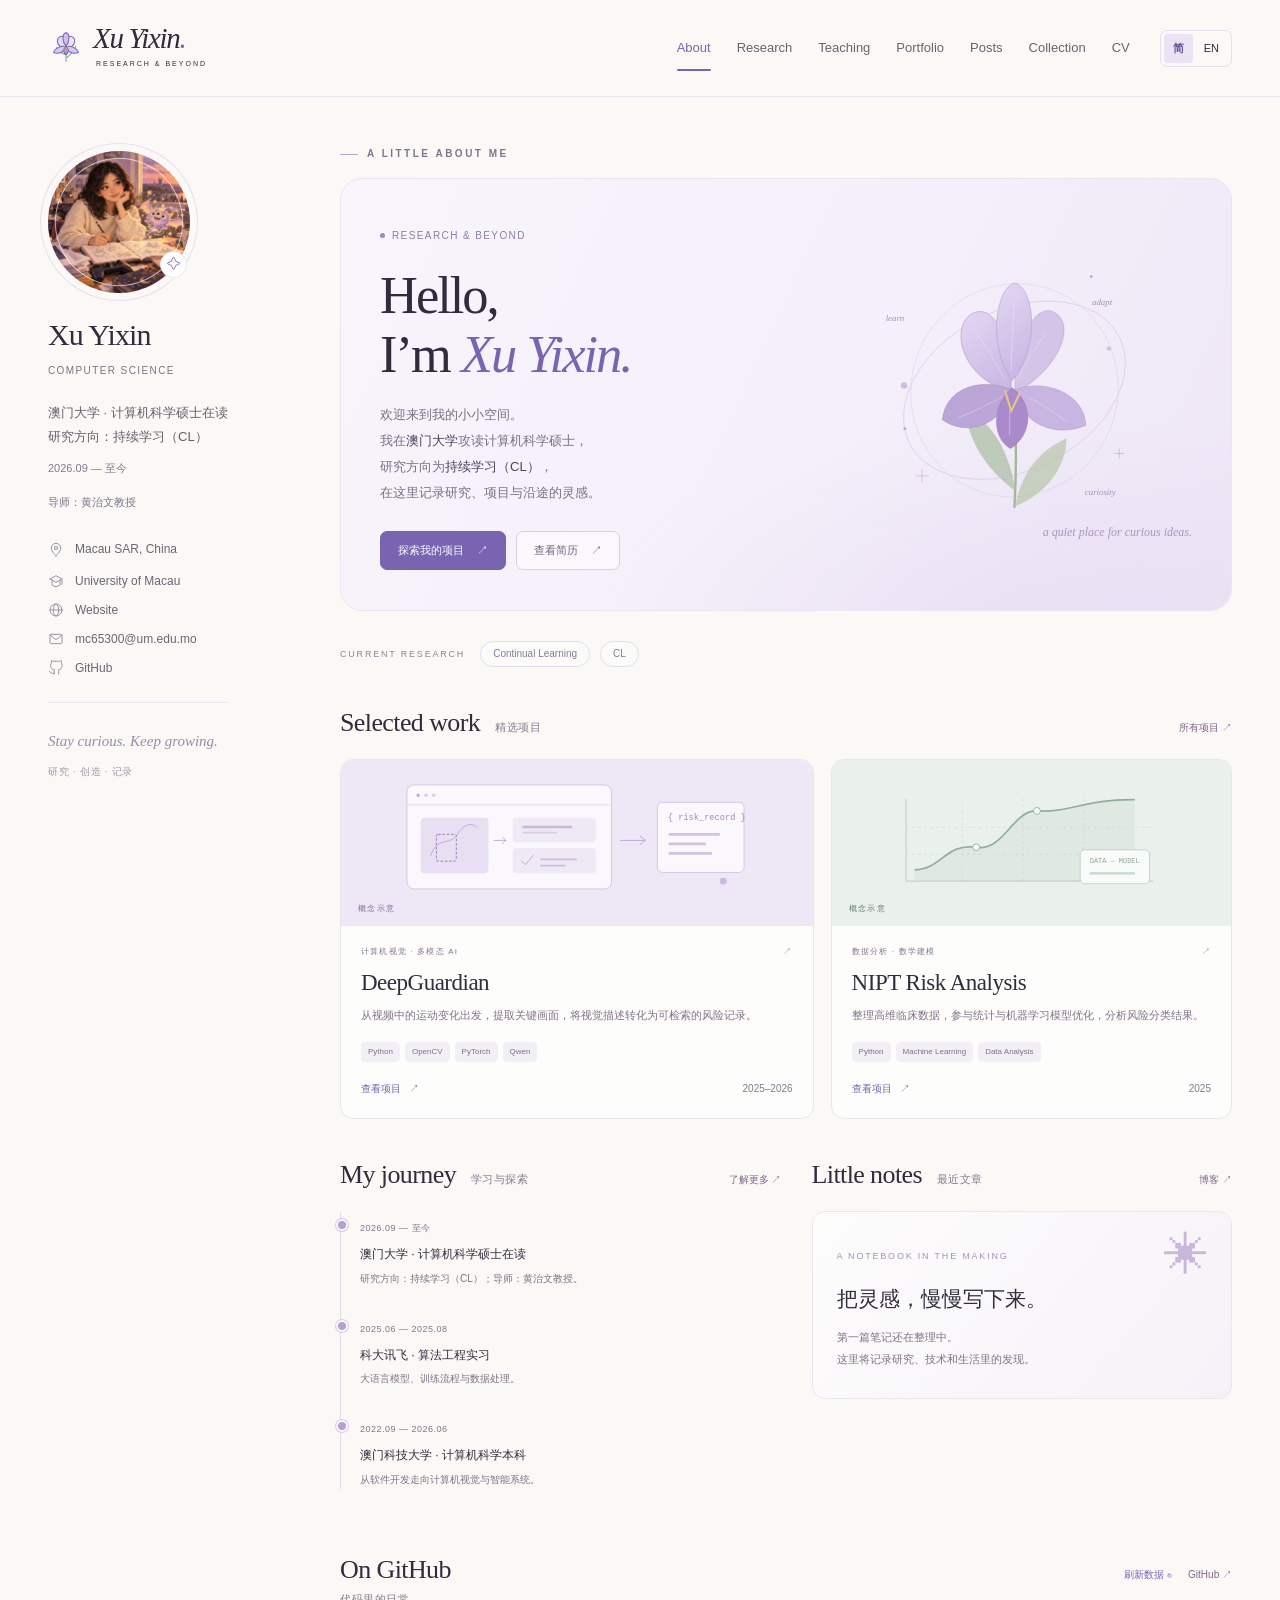
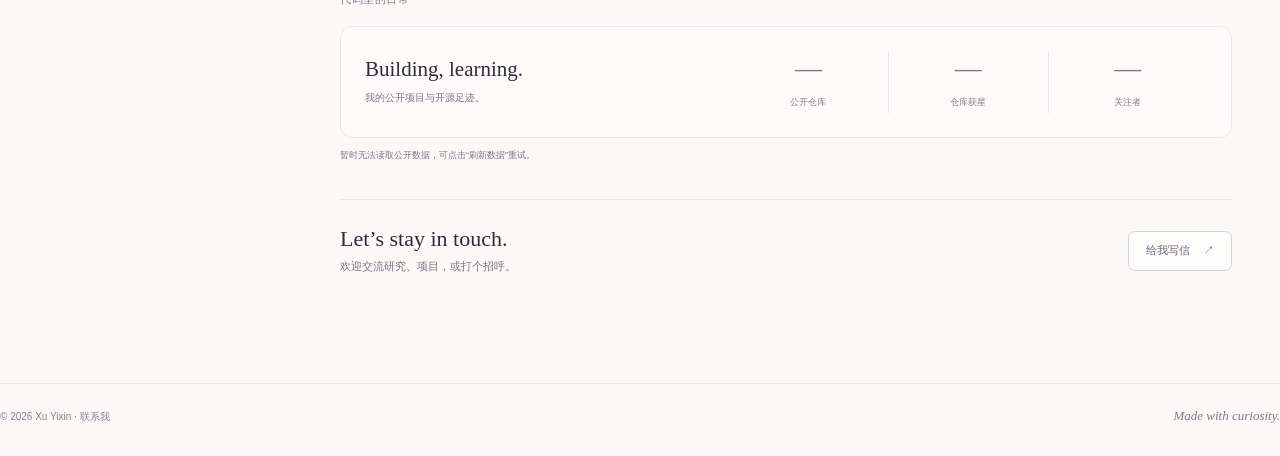
<file: index.html>
<!doctype html>
<html lang="zh-CN">
<head>
  <meta charset="utf-8">
  <meta name="viewport" content="width=device-width, initial-scale=1">
  <meta name="theme-color" content="#faf9f6">
  <meta name="description" content="Xu Yixin，澳门大学计算机科学硕士在读，研究方向为持续学习（Continual Learning）。">
  <title>Xu Yixin — Research & Beyond</title>
  <link rel="icon" href="assets/iris.svg" type="image/svg+xml">
  <link rel="stylesheet" href="styles.css">
  <script src="app.js" defer></script>
</head>
<body>
  <a class="skip-link" href="#main">跳至正文 / Skip to content</a>
  <header class="site-header">
    <div class="header-inner">
      <a class="brand" href="#home" aria-label="Xu Yixin, home"><img src="assets/iris.svg" width="36" height="36" alt=""><span>Xu Yixin<span class="brand-dot">.</span><small>RESEARCH & BEYOND</small></span></a>
      <button class="menu-toggle" type="button" aria-expanded="false" aria-controls="navigation" aria-label="打开导航 / Open menu"><span></span><span></span></button>
      <nav id="navigation" aria-label="主导航 / Main navigation">
        <a href="#about">About</a><a href="#research">Research</a><a href="#teaching">Teaching</a><a href="#portfolio">Portfolio</a><a href="#posts">Posts</a><a href="#collection">Collection</a><a href="#cv">CV</a>
      </nav>
      <div class="language-switch" aria-label="语言 / Language"><button type="button" data-language="zh" aria-pressed="true">简</button><button type="button" data-language="en" aria-pressed="false">EN</button></div>
    </div>
  </header>
  <div class="page-shell">
    <aside id="profile" class="profile" aria-label="个人信息 / Profile"></aside>
    <main id="main" tabindex="-1"><h1>Xu Yixin</h1><p>University of Macau · Computer Science · Continual Learning</p></main>
  </div>
  <footer id="footer" class="site-footer"></footer>
  <dialog id="project-dialog" aria-labelledby="dialog-title"><button type="button" class="dialog-close" aria-label="关闭 / Close">×</button><div id="dialog-content"></div></dialog>
  <noscript><p class="noscript">请启用 JavaScript 查看完整页面。 Please enable JavaScript to view this preview.</p></noscript>
</body>
</html>
</file>
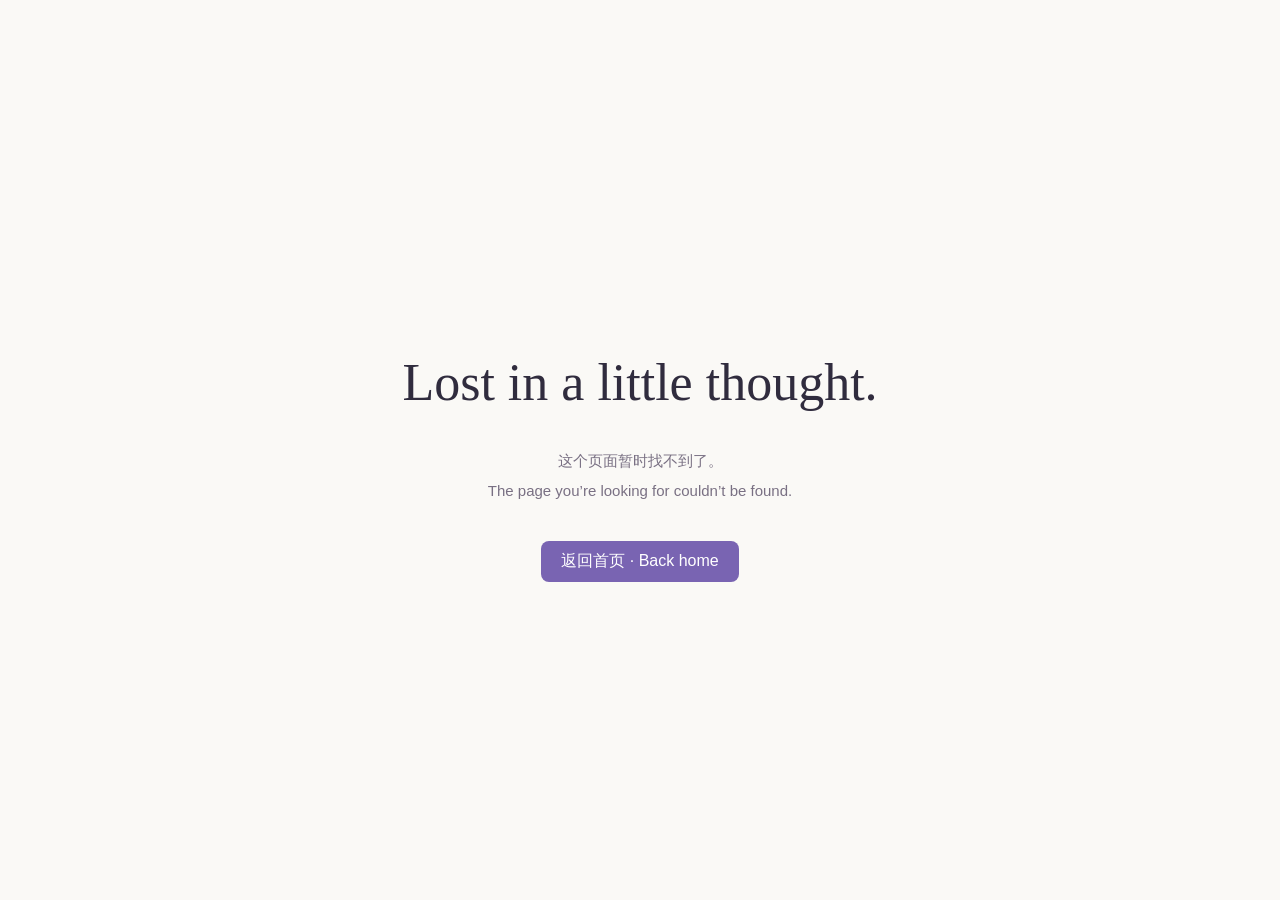
<file: 404 - 副本.html>
<!doctype html>
<html lang="zh-CN">
<head><meta charset="utf-8"><meta name="viewport" content="width=device-width,initial-scale=1"><title>页面未找到 · Xu Yixin</title><style>body{margin:0;min-height:100vh;display:grid;place-items:center;background:#faf9f6;color:#302c3e;font-family:'Segoe UI','Microsoft YaHei',sans-serif}main{max-width:540px;padding:36px;text-align:center}h1{font-family:Georgia,serif;font-weight:400;font-size:52px}p{font-size:15px;line-height:2;color:#797083}a{display:inline-block;margin-top:20px;padding:10px 20px;border-radius:8px;background:#7964b2;color:white;text-decoration:none}</style></head>
<body><main><h1>Lost in a little thought.</h1><p>这个页面暂时找不到了。<br>The page you’re looking for couldn’t be found.</p><a href="/#home">返回首页 · Back home</a></main></body></html>
</file>
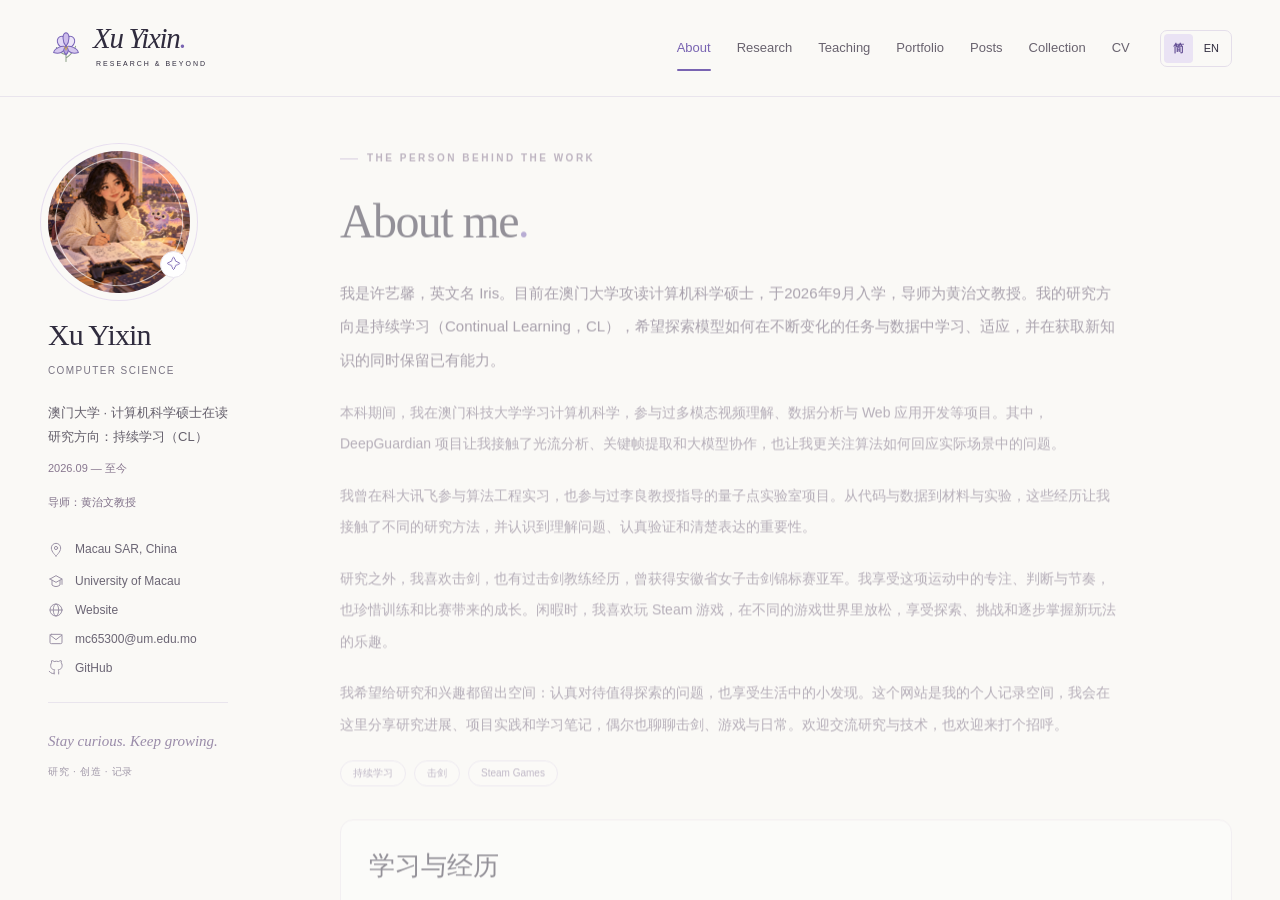
<file: about - 副本.html>
<!doctype html>
<html lang="zh-CN"><head><meta charset="utf-8"><meta http-equiv="refresh" content="0;url=./#about"><meta name="viewport" content="width=device-width,initial-scale=1"><title>About · Xu Yixin</title><link rel="canonical" href="https://iris-yixinxu.github.io/#about"></head><body><p>个人简介已迁移至新版页面。<a href="./#about">查看 About</a></p></body></html>
</file>
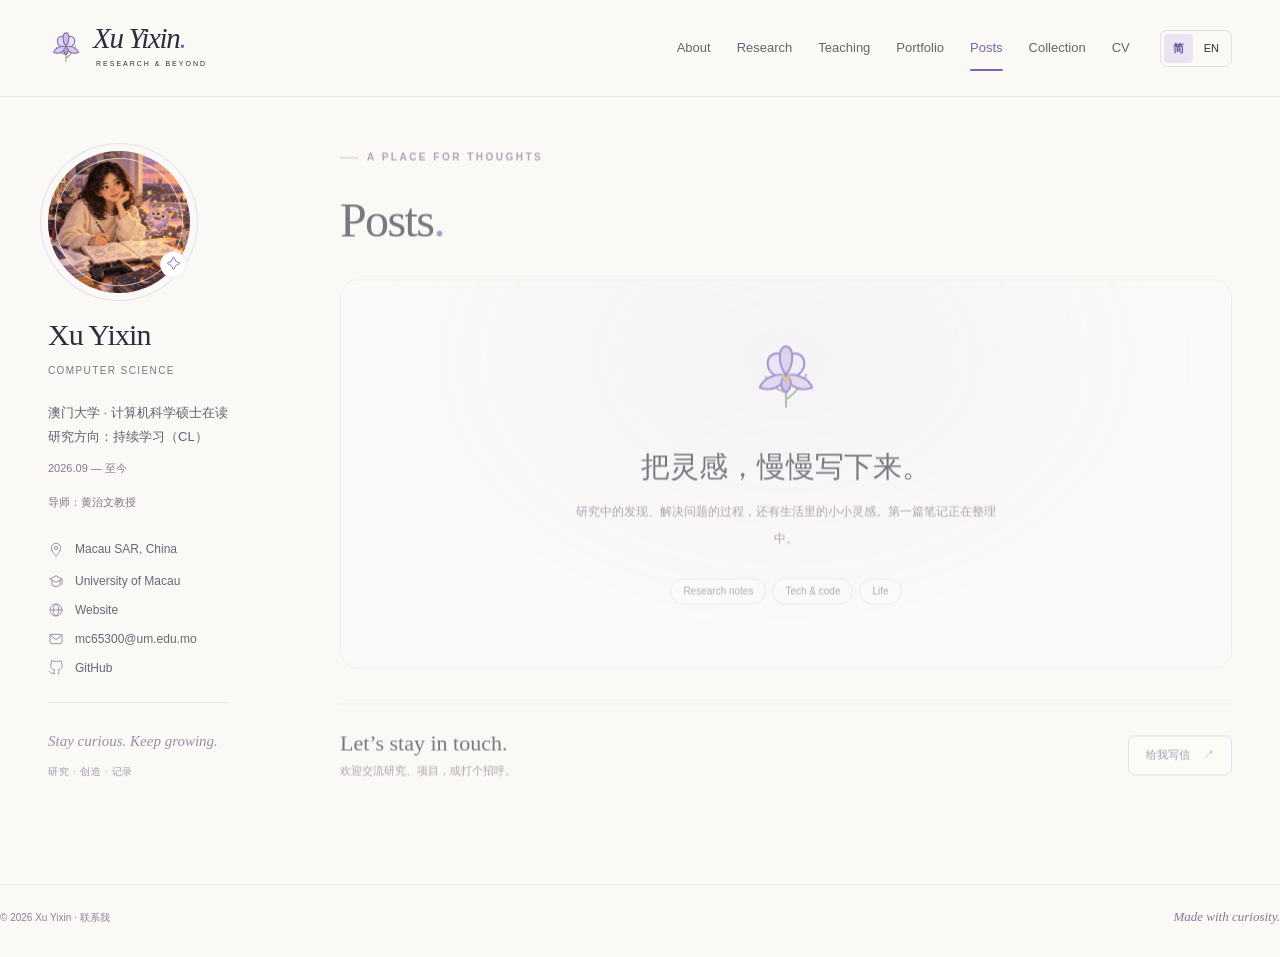
<file: archive - 副本.html>
<!doctype html>
<html lang="zh-CN"><head><meta charset="utf-8"><meta http-equiv="refresh" content="0;url=./#posts"><meta name="viewport" content="width=device-width,initial-scale=1"><title>Posts · Xu Yixin</title></head><body><p>文章入口已迁移至新版页面。<a href="./#posts">查看 Posts</a></p></body></html>
</file>
<file: styles.css>
:root{--paper:#faf9f6;--ink:#302c3e;--muted:#797483;--iris:#7964b2;--iris-dark:#675296;--line:#e9e5ed;--lavender:#f0ebf8;--serif:Georgia,'Times New Roman',serif;--sans:Inter,'Segoe UI','PingFang SC','Microsoft YaHei',sans-serif}
*{box-sizing:border-box}html{scroll-behavior:smooth}body{margin:0;background:var(--paper);color:var(--ink);font-family:var(--sans);font-size:15px;line-height:1.8;-webkit-font-smoothing:antialiased}button,a{-webkit-tap-highlight-color:transparent}a{color:inherit;text-decoration:none}button{font:inherit;cursor:pointer}a:focus-visible,button:focus-visible,summary:focus-visible{outline:2px solid var(--iris);outline-offset:5px}button{color:inherit}button:disabled{cursor:default}img,svg{max-width:100%}::selection{background:#e5dafa}main:focus{outline:none}.skip-link{position:fixed;left:20px;top:-80px;background:white;padding:12px;z-index:100}.skip-link:focus{top:10px}
.site-header{border-bottom:1px solid var(--line);background:rgba(250,249,246,.94);position:sticky;top:0;z-index:20;backdrop-filter:blur(16px)}.header-inner{max-width:1416px;margin:auto;min-height:96px;padding:0 48px;display:flex;align-items:center;gap:30px}.brand{display:flex;align-items:center;gap:9px;min-width:175px}.brand>span{font:italic 40px/.8 var(--serif);letter-spacing:-2px}.brand-dot{color:var(--iris)}.brand small{display:block;font:9px/1.5 var(--sans);letter-spacing:3.8px;margin-top:8px;margin-left:3px}.site-header nav{display:flex;align-items:center;gap:26px;margin-left:auto}.site-header nav a{font-size:13px;font-weight:500;color:#69636f;position:relative;padding:31px 0}.site-header nav a:hover,.site-header nav a[aria-current=page]{color:var(--iris)}.site-header nav a[aria-current=page]:after{content:'';position:absolute;bottom:20px;left:0;right:0;height:2px;background:var(--iris);border-radius:5px}.language-switch{display:flex;border:1px solid #e4deea;border-radius:7px;padding:3px;gap:2px;flex-shrink:0}.language-switch button{background:none;border:0;border-radius:4px;padding:3px 9px;font-size:11px;line-height:23px}.language-switch button[aria-pressed=true]{background:#eae3f4;color:var(--iris-dark);font-weight:600}.menu-toggle{display:none}
.page-shell{max-width:1416px;margin:0 auto;padding:48px 48px 80px;display:grid;grid-template-columns:235px minmax(0,1fr);gap:57px}.profile{align-self:start;position:sticky;top:139px;padding:6px 0}.avatar{width:142px;height:142px;border-radius:50%;background:radial-gradient(circle at 32% 28%,#f8f5fd,#e8def3 65%,#dfd2ee);position:relative;display:flex;align-items:center;justify-content:center;margin-bottom:25px;isolation:isolate;box-shadow:0 0 0 7px var(--paper),0 0 0 8px #e7deef}.avatar:before{content:'';width:126px;height:126px;border:1px solid #fff9;border-radius:50%;position:absolute;transform:rotate(20deg)}.avatar img{width:92px;opacity:.92}.avatar-spark{position:absolute;right:3px;bottom:15px;background:white;width:27px;height:27px;border-radius:50%;display:grid;place-items:center;color:var(--iris);font-size:14px;border:1px solid var(--line)}.profile h2{margin:0;font:30px/1.15 var(--serif);letter-spacing:-.9px}.profile .chinese-name{font-size:12px;color:var(--muted);letter-spacing:2px;margin-top:9px}.profile .role{font-size:13px;line-height:1.9;margin:21px 0 9px;color:#65606c;max-width:210px}.profile .since{font-size:11px;color:#908799}.profile-links{display:grid;gap:11px;margin:27px 0 24px;padding:0;list-style:none}.profile-links li{display:flex;align-items:center;gap:11px;font-size:12px;color:#6b6574}.profile-links svg{width:16px;height:16px;color:#9a91a5;flex-shrink:0}.profile-links a{overflow-wrap:anywhere;line-height:1.5}.profile-links a:hover{color:var(--iris)}.profile-separator{width:180px;height:1px;background:var(--line);margin:25px 0}.profile-note{font:italic 15px/1.8 var(--serif);color:#9a8ca9;margin:0}.profile-note small{display:block;font:10px/1.8 var(--sans);letter-spacing:.7px;color:#a29aaa;margin-top:8px}
.eyebrow{font-size:10px;letter-spacing:2.5px;text-transform:uppercase;color:#9c8bae;font-weight:600;display:flex;align-items:center;gap:9px}.eyebrow:before{content:'';width:18px;height:1px;background:#b6a5cb}.hero{position:relative;display:grid;grid-template-columns:1.24fr 1fr;align-items:center;min-height:354px;border:1px solid #ebe4f1;background:linear-gradient(115deg,#f8f5fc 0%,#f4effa 58%,#eee6f6 100%);border-radius:22px;padding:40px 39px;overflow:hidden;margin:15px 0 30px}.hero:before{content:'';position:absolute;inset:auto -30% -250px 30%;height:430px;filter:blur(20px);background:radial-gradient(ellipse,#e2d3f080,transparent 70%);animation:glow 12s ease-in-out infinite alternate;pointer-events:none}.hero-copy{position:relative;z-index:1}.hero-label{display:inline-flex;align-items:center;gap:7px;font-size:10px;letter-spacing:1.4px;color:#8f7ca4}.hero-label i{height:5px;width:5px;border-radius:50%;background:#a28aba}.hero h1{font:clamp(42px,4.1vw,59px)/1.13 var(--serif);letter-spacing:-2px;margin:20px 0 17px;font-weight:400}.hero h1 em{color:var(--iris);font-weight:400}.hero .intro{font-size:13px;line-height:2;max-width:340px;color:#797084;margin:0}.hero .intro strong{font-weight:500;color:#4e435f}.hero-actions{display:flex;gap:10px;margin-top:25px;flex-wrap:wrap}.button{display:inline-flex;align-items:center;justify-content:center;gap:13px;padding:9px 17px;border:1px solid var(--iris);border-radius:7px;color:#fff;background:var(--iris);font-size:11px;font-weight:500;transition:background .2s,transform .2s}.button:hover{background:var(--iris-dark);transform:translateY(-2px)}.button.secondary{background:#fff7;color:#726180;border-color:#d8cde4}.button.secondary:hover{background:#fff}.hero-art{position:relative;aspect-ratio:1;max-height:288px;width:100%;pointer-events:none}.hero-art svg{height:100%;width:100%;overflow:visible}.hero-art .orbit{transform-origin:200px 180px;animation:orbit 60s linear infinite}.hero-art .flower{animation:sway 9s ease-in-out infinite alternate;transform-origin:200px 310px}.hero-art-label{position:absolute;bottom:3px;right:0;font:italic 12px var(--serif);color:#aa94be}.interest-strip{display:flex;gap:10px;align-items:center;flex-wrap:wrap;font-size:10px;color:#8e8498;margin-bottom:35px}.interest-strip>span:first-child{margin-right:5px;text-transform:uppercase;font-size:9px;letter-spacing:1.8px}.chip{display:inline-flex;border:1px solid #e3dceb;border-radius:100px;padding:4px 12px;font-size:10px;color:#897a99;background:#fff5;line-height:1.6}
.section{margin-top:39px}.section-heading{display:flex;justify-content:space-between;gap:16px;align-items:baseline;margin-bottom:19px}.section-heading h2{font:26px/1.3 var(--serif);letter-spacing:-.6px;margin:0}.section-heading h2 span{font:11px var(--sans);color:#a49bad;margin-left:9px;letter-spacing:.5px}.text-link{font-size:10px;color:#9785ad;white-space:nowrap}.text-link:hover{color:var(--iris-dark)}.section-kicker{font-size:10px;letter-spacing:2px;color:#aa9cb6;margin:0 0 8px}.project-grid{display:grid;grid-template-columns:1.18fr 1fr;gap:17px}.project-card{border:1px solid var(--line);background:#fff9;border-radius:13px;overflow:hidden;transition:transform .25s,box-shadow .25s;min-width:0}.project-card:hover{transform:translateY(-4px);box-shadow:0 13px 28px #51345d09}.project-visual{height:166px;background:#eee7f6;padding:18px 23px;position:relative;overflow:hidden}.project-visual svg{width:100%;height:100%}.visual-caption{position:absolute;bottom:10px;left:17px;font-size:8px;color:#a695b7;letter-spacing:1.3px;text-transform:uppercase}.project-visual.risk{background:#eaf0ec}.project-visual.risk .visual-caption{color:#849c8e}.project-visual.booking{background:#f5eae2}.project-visual.booking .visual-caption{color:#af9583}.card-body{padding:19px 20px 20px}.card-topline{display:flex;justify-content:space-between;align-items:center;font-size:8px;text-transform:uppercase;letter-spacing:1.2px;color:#a195ab}.project-card h3{font:23px/1.3 var(--serif);letter-spacing:-.5px;margin:8px 0}.project-card p{font-size:11px;color:#807689;line-height:1.95;margin:0 0 15px}.card-tags{display:flex;gap:5px;flex-wrap:wrap}.card-tags span{font-size:8px;color:#a092ab;padding:3px 7px;border-radius:4px;background:#f3eff7}.card-bottom{display:flex;align-items:center;justify-content:space-between;gap:10px;margin-top:18px}.project-open{background:none;border:none;padding:0;font-size:10px;color:var(--iris);display:flex;align-items:center;gap:8px}.project-open:hover{color:var(--iris-dark);text-decoration:underline}.project-card .year{font-size:10px;color:#aca2b4}.home-second-row{display:grid;grid-template-columns:1.05fr 1fr;gap:30px}.timeline{padding:0 0 0 19px;list-style:none;border-left:1px solid #e3daee;margin:20px 0}.timeline li{position:relative;margin:0 0 25px}.timeline li:before{content:'';position:absolute;left:-24px;top:7px;height:8px;width:8px;border-radius:50%;background:#b7a0d3;border:2px solid var(--paper);box-shadow:0 0 0 1px #d9cde7}.timeline time{font-size:9px;letter-spacing:.5px;color:#a795b7}.timeline h3{font-size:12px;margin:5px 0 3px;font-weight:500}.timeline p{font-size:10px;color:#918599;margin:0;line-height:1.9}.journal-placeholder{border:1px solid var(--line);border-radius:13px;background:linear-gradient(130deg,#fff9,#f5f1f8);padding:28px 24px;min-height:186px;position:relative}.journal-placeholder .asterisk{font:45px/1 var(--serif);color:#c8b6dc;position:absolute;right:22px;top:22px}.journal-placeholder .mini-label{font-size:9px;letter-spacing:1.8px;color:#a691b7}.journal-placeholder h3{font:21px/1.5 var(--serif);margin:17px 0 10px;max-width:210px}.journal-placeholder p{font-size:11px;line-height:2;color:#998ba4;margin:0;max-width:250px}.github-panel{border:1px solid var(--line);border-radius:12px;display:grid;grid-template-columns:1fr 1.4fr;gap:22px;align-items:center;padding:24px;background:#fff6}.github-panel h3{font:21px var(--serif);margin:0 0 6px}.github-panel p{font-size:10px;color:#998ba4;margin:0;line-height:1.9}.github-stats{display:grid;grid-template-columns:repeat(3,1fr);text-align:center}.github-stats>div+div{border-left:1px solid var(--line)}.github-stats strong{font:27px/1.3 var(--serif);color:#867298;display:block}.github-stats small{font-size:9px;color:#a18faa}.github-status{font-size:9px;color:#a59baa;margin:9px 0 0;line-height:1.8;min-height:17px}
.page-title{font:48px/1.2 var(--serif);letter-spacing:-1.6px;margin:25px 0 15px;font-weight:400}.page-lead{color:#8d8099;font-size:13px;max-width:670px;line-height:2.1;margin-bottom:31px}.page-lead em{font-family:var(--serif)}.content-panel{background:#fff9;border:1px solid var(--line);border-radius:13px;padding:28px;margin-bottom:20px}.content-panel h2{font:26px/1.4 var(--serif);margin:0 0 13px}.content-panel h3{font-size:15px;font-weight:500;margin:20px 0 8px}.content-panel p,.content-panel li{font-size:12px;color:#81758b;line-height:2.1}.content-panel p{margin:9px 0}.content-panel ul{padding-left:20px;margin-bottom:0}.content-panel .date{font-size:10px;color:#b09dc1;letter-spacing:1px}.skill-row{display:flex;flex-wrap:wrap;gap:8px;margin:15px 0}.research-metrics{display:grid;grid-template-columns:repeat(3,1fr);border-top:1px solid var(--line);margin-top:24px;padding-top:21px;gap:20px}.research-metrics strong{font:30px var(--serif);color:var(--iris);display:block}.research-metrics small{font-size:10px;color:#9f90a8}.filter-row{display:flex;gap:9px;margin-bottom:22px;flex-wrap:wrap}.filter-row button{border:1px solid var(--line);background:none;padding:5px 14px;border-radius:100px;font-size:11px;color:#96889f}.filter-row button[aria-pressed=true]{color:var(--iris);background:var(--lavender);border-color:#ddd0ee}.portfolio-grid{grid-template-columns:repeat(2,minmax(0,1fr))}.empty-page{padding:60px 35px;text-align:center;border:1px solid var(--line);border-radius:18px;background:radial-gradient(ellipse at 50% 20%,#eee6f780,#fff5 65%);margin-top:30px}.empty-page img{width:76px;margin-bottom:10px}.empty-page h2{font:29px/1.4 var(--serif);margin:12px 0}.empty-page p{font-size:12px;line-height:2.2;color:#95869f;max-width:440px;margin:12px auto 24px}.empty-page .chip{margin:3px}.cv-grid{display:grid;grid-template-columns:1fr 1fr;gap:20px}.cv-grid .content-panel{padding:32px}.cv-grid .file-icon{font:40px var(--serif);color:#c3b2d8;margin-bottom:18px}.cv-grid .button{margin-top:18px}.contact-box{padding:26px 0;border-top:1px solid var(--line);margin-top:35px;display:flex;justify-content:space-between;gap:20px;align-items:center}.contact-box h3{font:22px var(--serif);margin:0 0 5px}.contact-box p{font-size:11px;color:#95899f;margin:0}.site-footer{max-width:1320px;margin:0 auto;border-top:1px solid var(--line);padding:24px 0 30px;display:flex;justify-content:space-between;gap:20px;font-size:10px;color:#b0a5b8}.site-footer .footer-note{font:italic 13px var(--serif);color:#aa98b9}.site-footer a:hover{color:var(--iris)}dialog{width:min(690px,calc(100vw - 36px));border:1px solid var(--line);background:var(--paper);border-radius:18px;padding:38px;max-height:85vh;color:var(--ink);box-shadow:0 25px 100px #33264530}dialog::backdrop{background:#33264555;backdrop-filter:blur(4px)}.dialog-close{position:absolute;top:12px;right:17px;background:none;border:0;font-size:25px;color:#9d88af}.dialog-visual{border-radius:10px;overflow:hidden;margin:24px 0}.dialog-content h2{font:32px var(--serif)}#dialog-title{font:32px/1.3 var(--serif);margin:10px 0}.dialog-body p,.dialog-body li{font-size:13px;color:#82728e;line-height:2}.dialog-body h3{font-size:14px;font-weight:600;margin-top:23px}.dialog-body ul{padding-left:20px}.dialog-body .media-note{margin-top:24px;background:#f0eaf7;border:1px dashed #d7c8e8;padding:17px;border-radius:8px;font-size:11px;color:#95809f;text-align:center}.noscript{padding:20px;text-align:center}
.page-enter{animation:reveal .5s ease both}@keyframes reveal{from{opacity:0;transform:translateY(9px)}to{opacity:1;transform:translateY(0)}}@keyframes sway{from{transform:rotate(-3deg)}to{transform:rotate(3deg)}}@keyframes orbit{to{transform:rotate(360deg)}}@keyframes glow{to{transform:translate(-40px,-20px);opacity:.6}}
@media(min-width:1550px){.header-inner{min-height:104px}.page-shell{padding-top:55px}.hero{min-height:379px}.project-visual{height:188px}.profile{top:153px}}
@media(max-width:1200px){.header-inner{padding:0 30px;gap:21px}.brand{min-width:130px}.site-header nav{gap:18px}.site-header nav a{font-size:12px}.page-shell{padding:35px 30px 65px;gap:35px;grid-template-columns:200px minmax(0,1fr)}.hero{padding:31px 29px;min-height:328px}.hero h1{font-size:46px}.hero-art{max-height:242px}.profile h2{font-size:27px}.profile-links{font-size:11px}.site-footer{margin:0 30px}.section-heading h2{font-size:24px}.home-second-row{gap:22px}.hero .intro{font-size:12px}}
@media(max-width:960px){.header-inner{min-height:80px;gap:16px;padding:0 24px}.brand>span{font-size:35px}.brand{min-width:112px}.brand img{width:30px}.site-header nav{gap:13px}.site-header nav a{font-size:11px;padding:26px 0}.language-switch button{padding:2px 6px}.page-shell{padding:32px 24px 55px;gap:28px;grid-template-columns:175px minmax(0,1fr)}.profile{top:112px}.avatar{width:116px;height:116px}.avatar:before{width:100px;height:100px}.avatar img{width:75px}.profile h2{font-size:25px}.profile .role{font-size:12px}.profile-links li{font-size:11px;gap:8px}.profile-separator{width:150px}.hero{grid-template-columns:1fr;padding:28px;min-height:305px}.hero-art{position:absolute;right:-15px;bottom:10px;width:46%;opacity:.48;max-height:220px}.hero-copy{max-width:83%}.hero h1{font-size:45px}.hero .intro{max-width:290px}.hero-art-label{display:none}.hero-actions{gap:7px}.button{padding:8px 13px}.project-grid{gap:13px}.project-visual{height:130px;padding:15px}.card-body{padding:17px 15px}.project-card h3{font-size:20px}.project-card p{font-size:10px}.home-second-row{grid-template-columns:1fr}.home-second-row .section{margin-top:24px}.github-panel{grid-template-columns:1fr}.github-stats{text-align:left}.github-stats>div+div{padding-left:18px}.cv-grid{grid-template-columns:1fr}.site-footer{margin:0 24px}.section-heading h2 span{display:none}}
@media(max-width:760px){.header-inner{padding:0 21px;min-height:76px;gap:12px}.brand{margin-right:auto}.menu-toggle{display:flex;width:32px;height:32px;padding:7px 5px;flex-direction:column;justify-content:center;gap:6px;border:0;background:none;order:3}.menu-toggle span{height:1.5px;width:21px;background:#8e7da1}.language-switch{order:2}.site-header nav{display:none;position:absolute;left:0;right:0;top:76px;background:var(--paper);border-bottom:1px solid var(--line);padding:12px 21px 19px;grid-template-columns:repeat(4,1fr);gap:0}.site-header nav.open{display:grid}.site-header nav a{padding:8px 5px;font-size:12px}.site-header nav a[aria-current=page]:after{bottom:2px;right:20px;left:5px}.page-shell{display:block;padding:28px 21px 45px}.profile{position:static;display:grid;grid-template-columns:78px 1fr;gap:0 20px;padding:0 0 25px;margin-bottom:28px;border-bottom:1px solid var(--line)}.avatar{width:74px;height:74px;grid-row:1/4;margin:2px 0 0;box-shadow:0 0 0 4px var(--paper),0 0 0 5px #e7deef}.avatar:before{width:63px;height:63px}.avatar img{width:50px}.avatar-spark{width:20px;height:20px;font-size:10px;bottom:0;right:-2px}.profile h2{font-size:26px}.profile .chinese-name{font-size:10px;margin-top:5px}.profile .role{font-size:11px;max-width:none;margin:7px 0 0;grid-column:2}.profile .since{grid-column:2;font-size:9px;margin-top:2px}.profile-links{grid-column:1/-1;display:flex;flex-wrap:wrap;gap:9px 18px;margin:18px 0 0}.profile-links li{font-size:10px}.profile-links svg{width:13px;height:13px}.profile-links .email-item{display:none}.profile-separator,.profile-note{display:none}.eyebrow{font-size:9px;letter-spacing:2px}.hero{margin-top:13px;padding:29px 25px;min-height:330px;border-radius:17px}.hero h1{font-size:48px}.hero-copy{max-width:90%}.hero-art{width:43%;right:-12px;bottom:10px;opacity:.45}.hero-label{font-size:9px}.hero .intro{font-size:12px;max-width:300px}.hero-actions{margin-top:24px}.interest-strip{gap:6px;margin-bottom:30px}.interest-strip>span:first-child{display:none}.chip{font-size:9px;padding:4px 9px}.section{margin-top:30px}.section-heading h2{font-size:26px}.section-heading h2 span{display:inline;font-size:10px}.section-heading{margin-bottom:16px}.project-grid{grid-template-columns:1fr 1fr}.project-visual{height:140px}.card-body{padding:18px}.project-card h3{font-size:22px}.project-card p{font-size:11px}.home-second-row{gap:0}.github-panel{grid-template-columns:1fr 1fr;padding:20px;gap:18px}.github-stats strong{font-size:24px}.github-stats>div+div{padding-left:10px}.github-stats small{font-size:8px}.site-footer{margin:0 21px;flex-wrap:wrap;gap:5px;padding-bottom:24px}.page-title{font-size:43px}.content-panel{padding:23px}.contact-box{align-items:flex-start;flex-direction:column;gap:15px}}
@media(max-width:480px){.hero{min-height:352px}.hero h1{font-size:45px}.hero-art{width:52%;bottom:18px;right:-36px;opacity:.32}.hero-copy{max-width:100%}.hero .intro{max-width:255px}.project-grid{grid-template-columns:1fr}.project-visual{height:178px}.card-body{padding:20px}.project-card p{font-size:12px}.section-heading h2 span{font-size:10px}.github-panel{grid-template-columns:1fr}.github-stats{text-align:center}.github-stats>div+div{padding-left:0}.github-stats strong{font-size:29px}.github-stats small{font-size:9px}.research-metrics{gap:10px}.research-metrics strong{font-size:25px}.research-metrics small{font-size:9px}.profile-links{gap:10px 16px}.page-lead{font-size:12px}.empty-page{padding:40px 22px}.empty-page h2{font-size:26px}dialog{padding:31px 24px}.site-footer .footer-note{font-size:12px}}
.eyebrow,.section-kicker,.card-topline,.timeline time,.content-panel .date,.github-status{color:#84728e}.section-heading h2 span,.project-card .year,.github-stats small,.profile .since{color:#88778f}.text-link{color:#80648e}.card-tags span{color:#806d8c}.project-card p,.timeline p,.journal-placeholder p,.github-panel p,.contact-box p,.empty-page p{color:#807187}.visual-caption{color:#876c98}.project-visual.risk .visual-caption{color:#647f6e}.project-visual.booking .visual-caption{color:#91705b}.site-footer{color:#8d7d97}.site-footer .footer-note{color:#897493}
.brand>span{font-size:29px;letter-spacing:-1.3px;white-space:nowrap}.brand small{font-size:7px;letter-spacing:2px;margin-top:9px}.profile .chinese-name{font-size:10px;letter-spacing:1.4px}.profile-advisor{font-size:11px;color:#81728a;margin:14px 0 0}.current-research{background:linear-gradient(120deg,#f6f1fb,#fff9)}.project-advisor strong{font-weight:500;color:#675776}
.avatar-photo-frame{position:absolute;inset:0;border-radius:50%;overflow:hidden}.avatar .profile-photo{display:block;width:100%;height:100%;object-fit:cover;object-position:38% 32%;opacity:1}.avatar:before{z-index:1;pointer-events:none}.avatar-spark{z-index:2}.biography{max-width:780px;margin:26px 0 18px}.biography p{font-size:14px;line-height:2.25;color:#766980;margin:0 0 20px}.biography p:first-child{font-size:15px;color:#5d5069}.bio-interests{display:flex;gap:8px;flex-wrap:wrap;margin:7px 0 33px}
@media(max-width:760px){.biography p{font-size:13px;line-height:2.2}.biography p:first-child{font-size:14px}}
@media(max-width:760px){.brand>span{font-size:28px}.profile-advisor{grid-column:2;font-size:10px;margin-top:7px}.profile .chinese-name{font-size:8px;letter-spacing:1px}.hero h1{font-size:42px}}
@media(max-width:760px){.profile-links .email-item{display:flex}}
@media(prefers-reduced-motion:reduce){html{scroll-behavior:auto}*,*:before,*:after{animation:none!important;transition:none!important}.project-card:hover,.button:hover{transform:none}}

.project-visual.shiri{display:grid;place-items:center;background:#edf2e9}
.project-visual.shiri img{width:auto;height:100%;max-height:128px;object-fit:contain}
</file>
